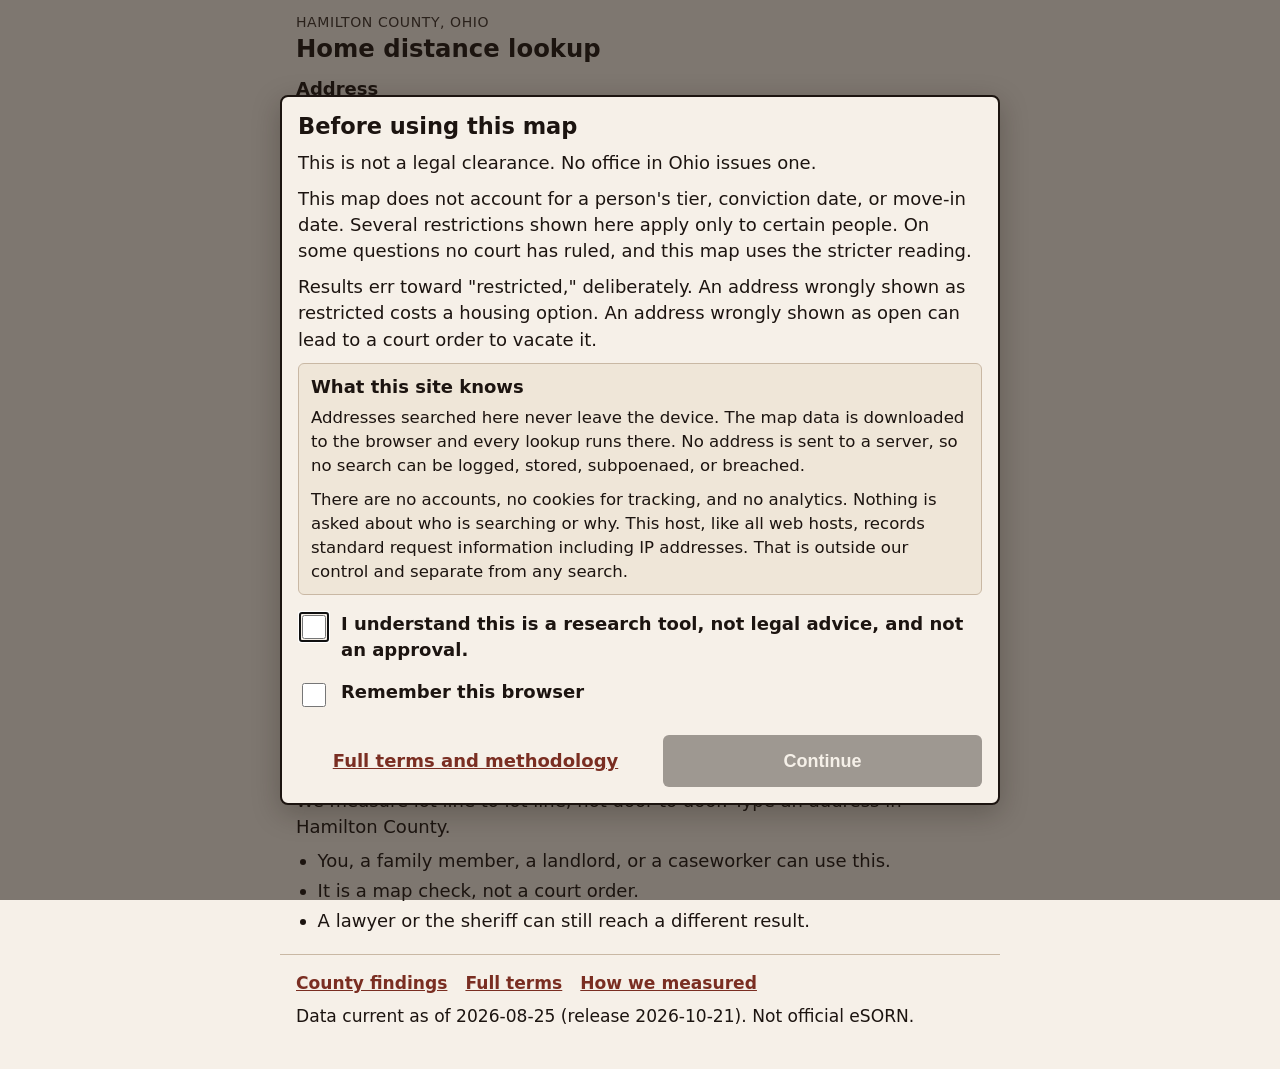
<file: index.html>
<!DOCTYPE html>
<html lang="en">
<head>
  <meta charset="utf-8">
  <meta name="viewport" content="width=device-width, initial-scale=1, viewport-fit=cover">
  <meta name="robots" content="noindex, nofollow">
  <title>Hamilton County home-distance lookup</title>
  <link rel="stylesheet" href="vendor/leaflet/leaflet.css">
  <link rel="stylesheet" href="css/app.css">
  <link rel="stylesheet" href="print.css">
  <style>@page { size: letter; margin: 0.6in; }</style>
</head>
<body>
  <a class="skip" href="#q">Skip to address</a>

  <header class="top">
    <p class="kicker">Hamilton County, Ohio</p>
    <h1>Home distance lookup</h1>
  </header>

  <dialog class="gate" id="gate" aria-labelledby="gate-title" closedby="none">
    <h2 id="gate-title">Before using this map</h2>
    <p>This is not a legal clearance. No office in Ohio issues one.</p>
    <p>This map does not account for a person's tier, conviction date, or move-in date. Several restrictions shown here apply only to certain people. On some questions no court has ruled, and this map uses the stricter reading.</p>
    <p>Results err toward "restricted," deliberately. An address wrongly shown as restricted costs a housing option. An address wrongly shown as open can lead to a court order to vacate it.</p>
    <section class="gate-privacy">
      <h3>What this site knows</h3>
      <p>Addresses searched here never leave the device. The map data is downloaded to the browser and every lookup runs there. No address is sent to a server, so no search can be logged, stored, subpoenaed, or breached.</p>
      <p>There are no accounts, no cookies for tracking, and no analytics. Nothing is asked about who is searching or why. This host, like all web hosts, records standard request information including IP addresses. That is outside our control and separate from any search.</p>
    </section>
    <div class="gate-checks">
      <label class="gate-check" for="gate-ok">
        <input id="gate-ok" type="checkbox">
        <span>I understand this is a research tool, not legal advice, and not an approval.</span>
      </label>
      <label class="gate-check" for="gate-remember">
        <input id="gate-remember" type="checkbox">
        <span>Remember this browser</span>
      </label>
    </div>
    <div class="gate-actions">
      <a href="disclaimer.html">Full terms and methodology</a>
      <button type="button" id="gate-go" disabled>Continue</button>
    </div>
  </dialog>

  <form class="lookup" id="lookup" action="#" method="post">
    <label for="q">Address</label>
    <input id="q" type="text" inputmode="text" autocomplete="off" autocorrect="off" spellcheck="false" placeholder="1900 Hopkins Ave, Norwood">
    <button type="submit">Look up</button>
  </form>
  <p class="stay">Search stays on your phone. We do not get a copy.</p>

  <div id="out" hidden aria-live="polite"></div>

  <aside class="privacy">
    <h2>What this site knows</h2>
    <p>People using this page can be in a vulnerable spot. A list of who searched which address could be demanded in court, stolen, or used to harass someone.</p>
    <p>Addresses searched here never leave the device. The map data is downloaded to the browser and every lookup runs there. No address is ever sent to a server, so no search can be logged, stored, subpoenaed, or breached.</p>
    <p>There are no accounts, no cookies for tracking, and no analytics. Nothing is asked about who is searching or why.</p>
    <p>This site is hosted by a commercial provider that, like all web hosts, records standard request information including IP addresses. That is outside our control and separate from anything about a search.</p>
  </aside>

  <section class="about">
    <h2>What this checks</h2>
    <p>Ohio law bars some people from living within 1,000 feet of a school or licensed child care. A few cities add parks, pools, libraries, or rec centers.</p>
    <p>We measure lot line to lot line, not door to door. Type an address in Hamilton County.</p>
    <ul>
      <li>You, a family member, a landlord, or a caseworker can use this.</li>
      <li>It is a map check, not a court order.</li>
      <li>A lawyer or the sheriff can still reach a different result.</li>
    </ul>
  </section>

  <footer class="foot">
    <p><a href="findings.html">County findings</a> <a href="disclaimer.html">Full terms</a> <a href="METHOD.md">How we measured</a></p>
    <p>Data current as of 2026-08-25 (release 2026-10-21). Not official eSORN.</p>
  </footer>

  <script src="vendor/leaflet/leaflet.js"></script>
  <script src="js/app.js"></script>
</body>
</html>
</file>
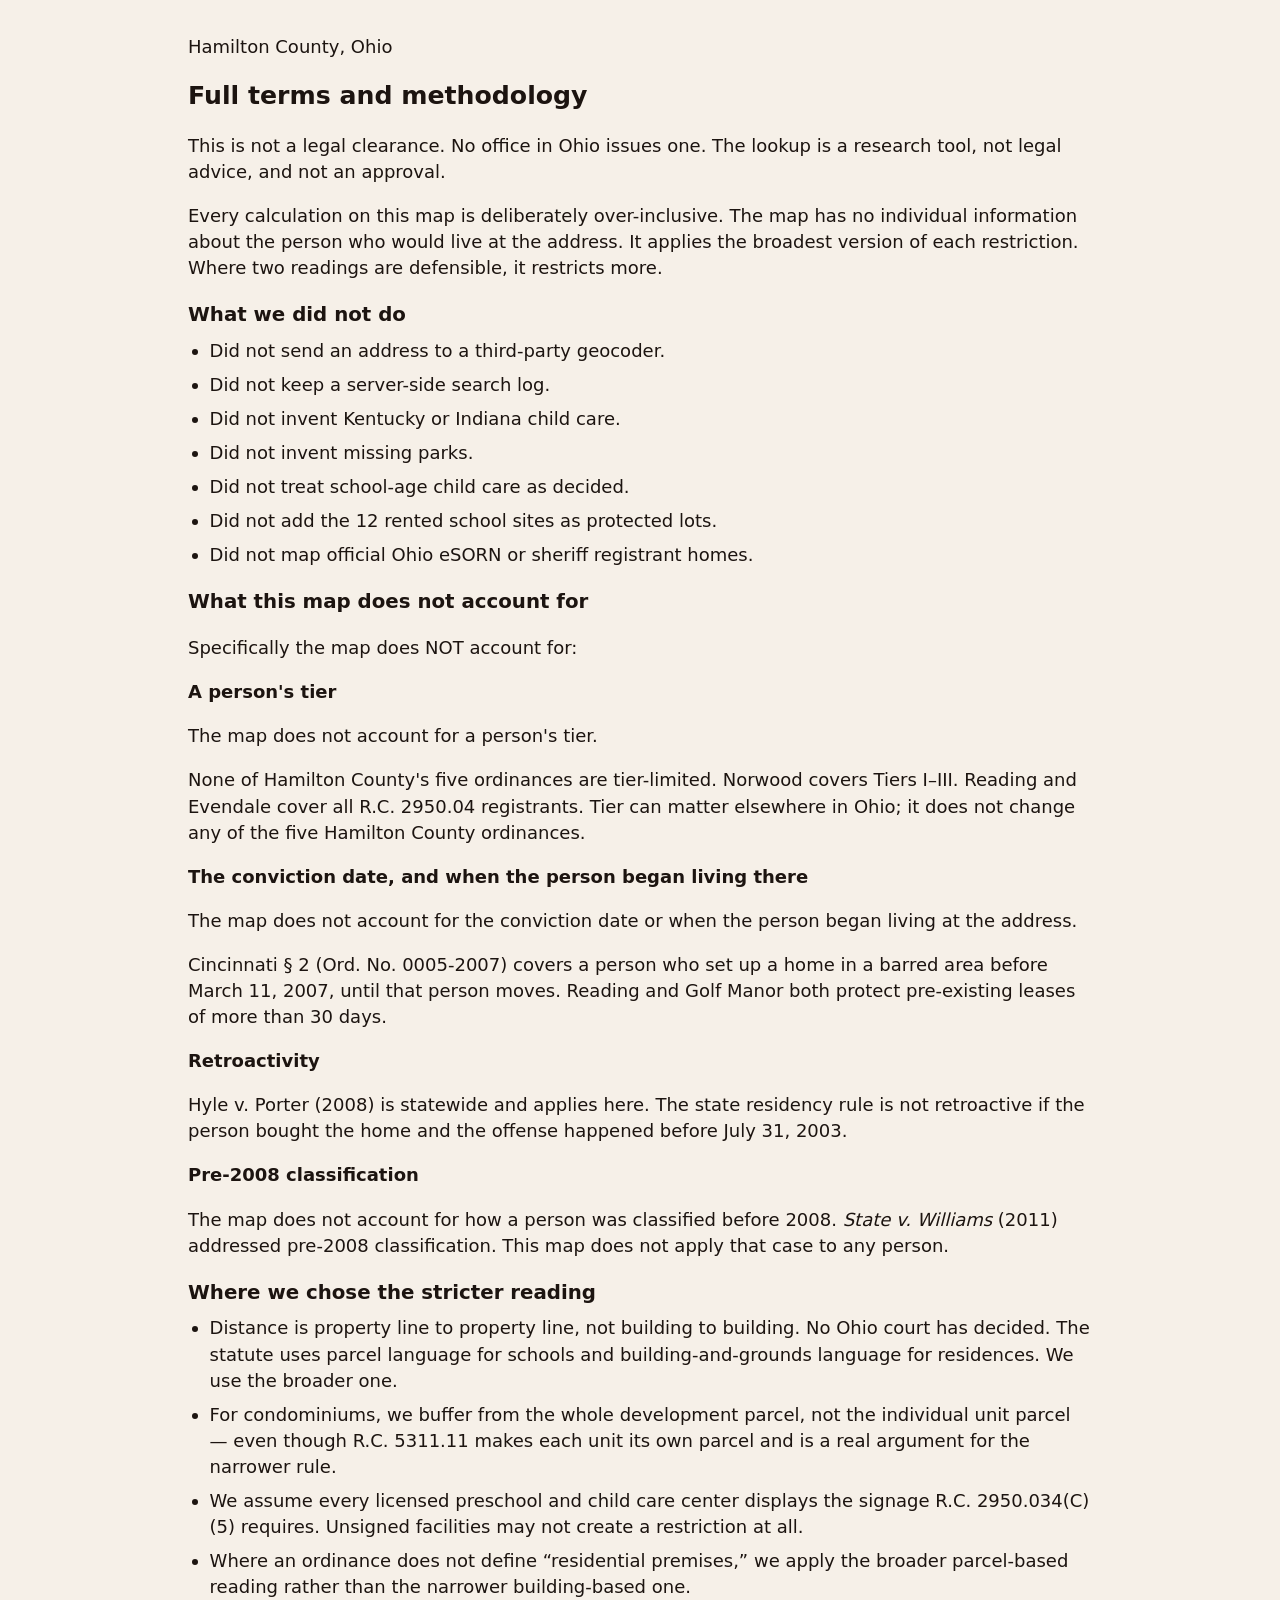
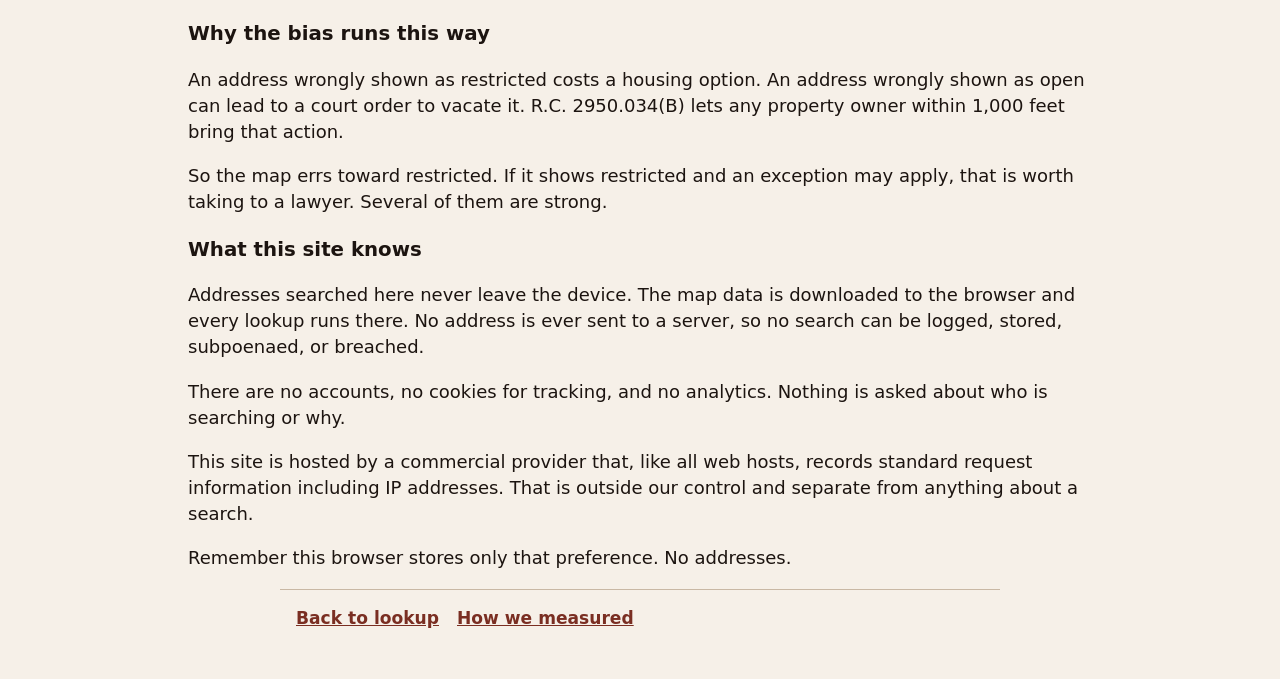
<file: disclaimer.html>
<!DOCTYPE html>
<html lang="en">
<head>
  <meta charset="utf-8">
  <meta name="viewport" content="width=device-width, initial-scale=1, viewport-fit=cover">
  <title>Full terms and methodology — Hamilton County home-distance lookup</title>
  <link rel="stylesheet" href="css/app.css">
  <link rel="stylesheet" href="print.css">
  <style>@page { size: letter; margin: 0.6in; }</style>
</head>
<body>
  <div class="page">
    <p class="kicker">Hamilton County, Ohio</p>
    <h1>Full terms and methodology</h1>
    <p>This is not a legal clearance. No office in Ohio issues one. The lookup is a research tool, not legal advice, and not an approval.</p>
    <p>Every calculation on this map is deliberately over-inclusive. The map has no individual information about the person who would live at the address. It applies the broadest version of each restriction. Where two readings are defensible, it restricts more.</p>

    <h2>What we did not do</h2>
    <ul>
      <li>Did not send an address to a third-party geocoder.</li>
      <li>Did not keep a server-side search log.</li>
      <li>Did not invent Kentucky or Indiana child care.</li>
      <li>Did not invent missing parks.</li>
      <li>Did not treat school-age child care as decided.</li>
      <li>Did not add the 12 rented school sites as protected lots.</li>
      <li>Did not map official Ohio eSORN or sheriff registrant homes.</li>
    </ul>

    <h2>What this map does not account for</h2>
    <p>Specifically the map does NOT account for:</p>

    <h3>A person's tier</h3>
    <p>The map does not account for a person's tier.</p>
    <p>None of Hamilton County's five ordinances are tier-limited. Norwood covers Tiers I–III. Reading and Evendale cover all R.C. 2950.04 registrants. Tier can matter elsewhere in Ohio; it does not change any of the five Hamilton County ordinances.</p>

    <h3>The conviction date, and when the person began living there</h3>
    <p>The map does not account for the conviction date or when the person began living at the address.</p>
    <p>Cincinnati § 2 (Ord. No. 0005-2007) covers a person who set up a home in a barred area before March 11, 2007, until that person moves. Reading and Golf Manor both protect pre-existing leases of more than 30 days.</p>

    <h3>Retroactivity</h3>
    <p>Hyle v. Porter (2008) is statewide and applies here. The state residency rule is not retroactive if the person bought the home and the offense happened before July 31, 2003.</p>

    <h3>Pre-2008 classification</h3>
    <p>The map does not account for how a person was classified before 2008. <em>State v. Williams</em> (2011) addressed pre-2008 classification. This map does not apply that case to any person.</p>

    <h2>Where we chose the stricter reading</h2>
    <ul>
      <li>Distance is property line to property line, not building to building. No Ohio court has decided. The statute uses parcel language for schools and building-and-grounds language for residences. We use the broader one.</li>
      <li>For condominiums, we buffer from the whole development parcel, not the individual unit parcel — even though R.C. 5311.11 makes each unit its own parcel and is a real argument for the narrower rule.</li>
      <li>We assume every licensed preschool and child care center displays the signage R.C. 2950.034(C)(5) requires. Unsigned facilities may not create a restriction at all.</li>
      <li>Where an ordinance does not define “residential premises,” we apply the broader parcel-based reading rather than the narrower building-based one.</li>
    </ul>

    <h2>Why the bias runs this way</h2>
    <p>An address wrongly shown as restricted costs a housing option. An address wrongly shown as open can lead to a court order to vacate it. R.C. 2950.034(B) lets any property owner within 1,000 feet bring that action.</p>
    <p>So the map errs toward restricted. If it shows restricted and an exception may apply, that is worth taking to a lawyer. Several of them are strong.</p>

    <h2>What this site knows</h2>
    <p>Addresses searched here never leave the device. The map data is downloaded to the browser and every lookup runs there. No address is ever sent to a server, so no search can be logged, stored, subpoenaed, or breached.</p>
    <p>There are no accounts, no cookies for tracking, and no analytics. Nothing is asked about who is searching or why.</p>
    <p>This site is hosted by a commercial provider that, like all web hosts, records standard request information including IP addresses. That is outside our control and separate from anything about a search.</p>
    <p>Remember this browser stores only that preference. No addresses.</p>

    <p class="foot"><a href="index.html">Back to lookup</a> <a href="METHOD.md">How we measured</a></p>
  </div>
</body>
</html>
</file>
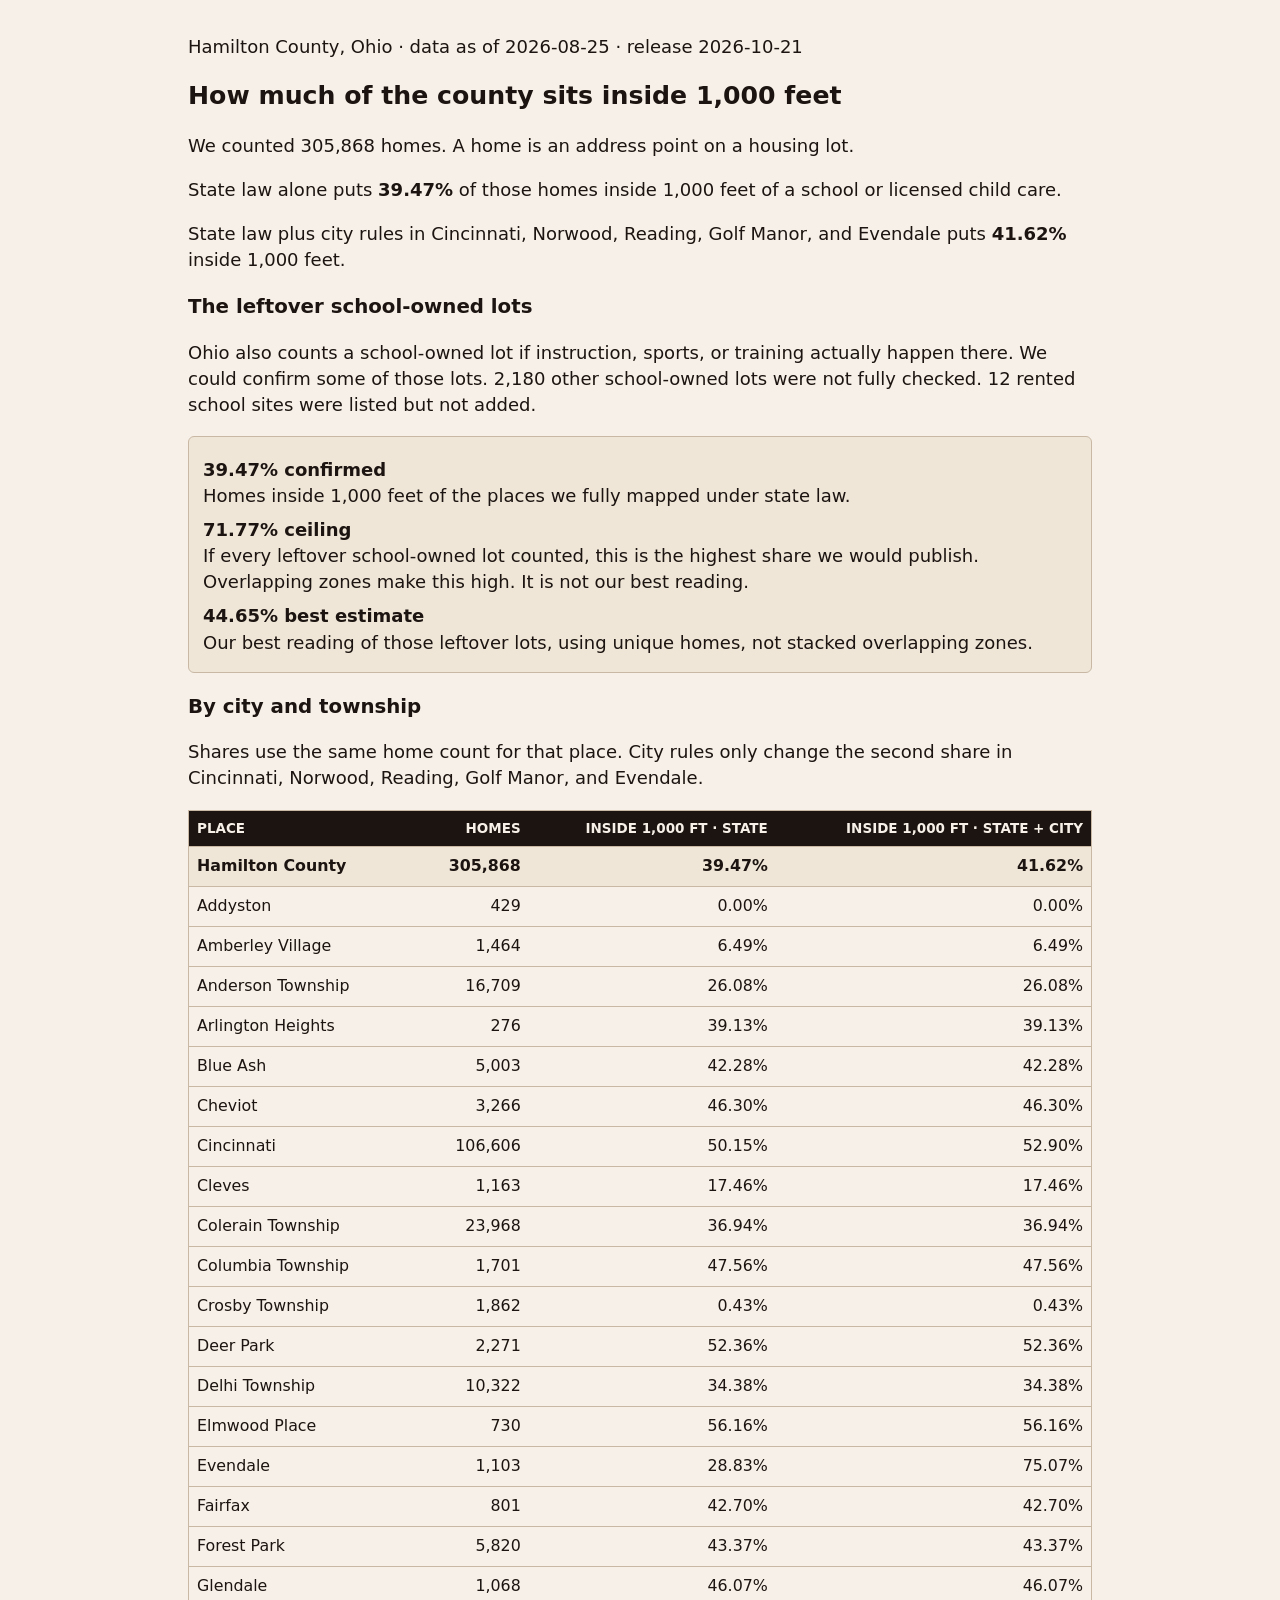
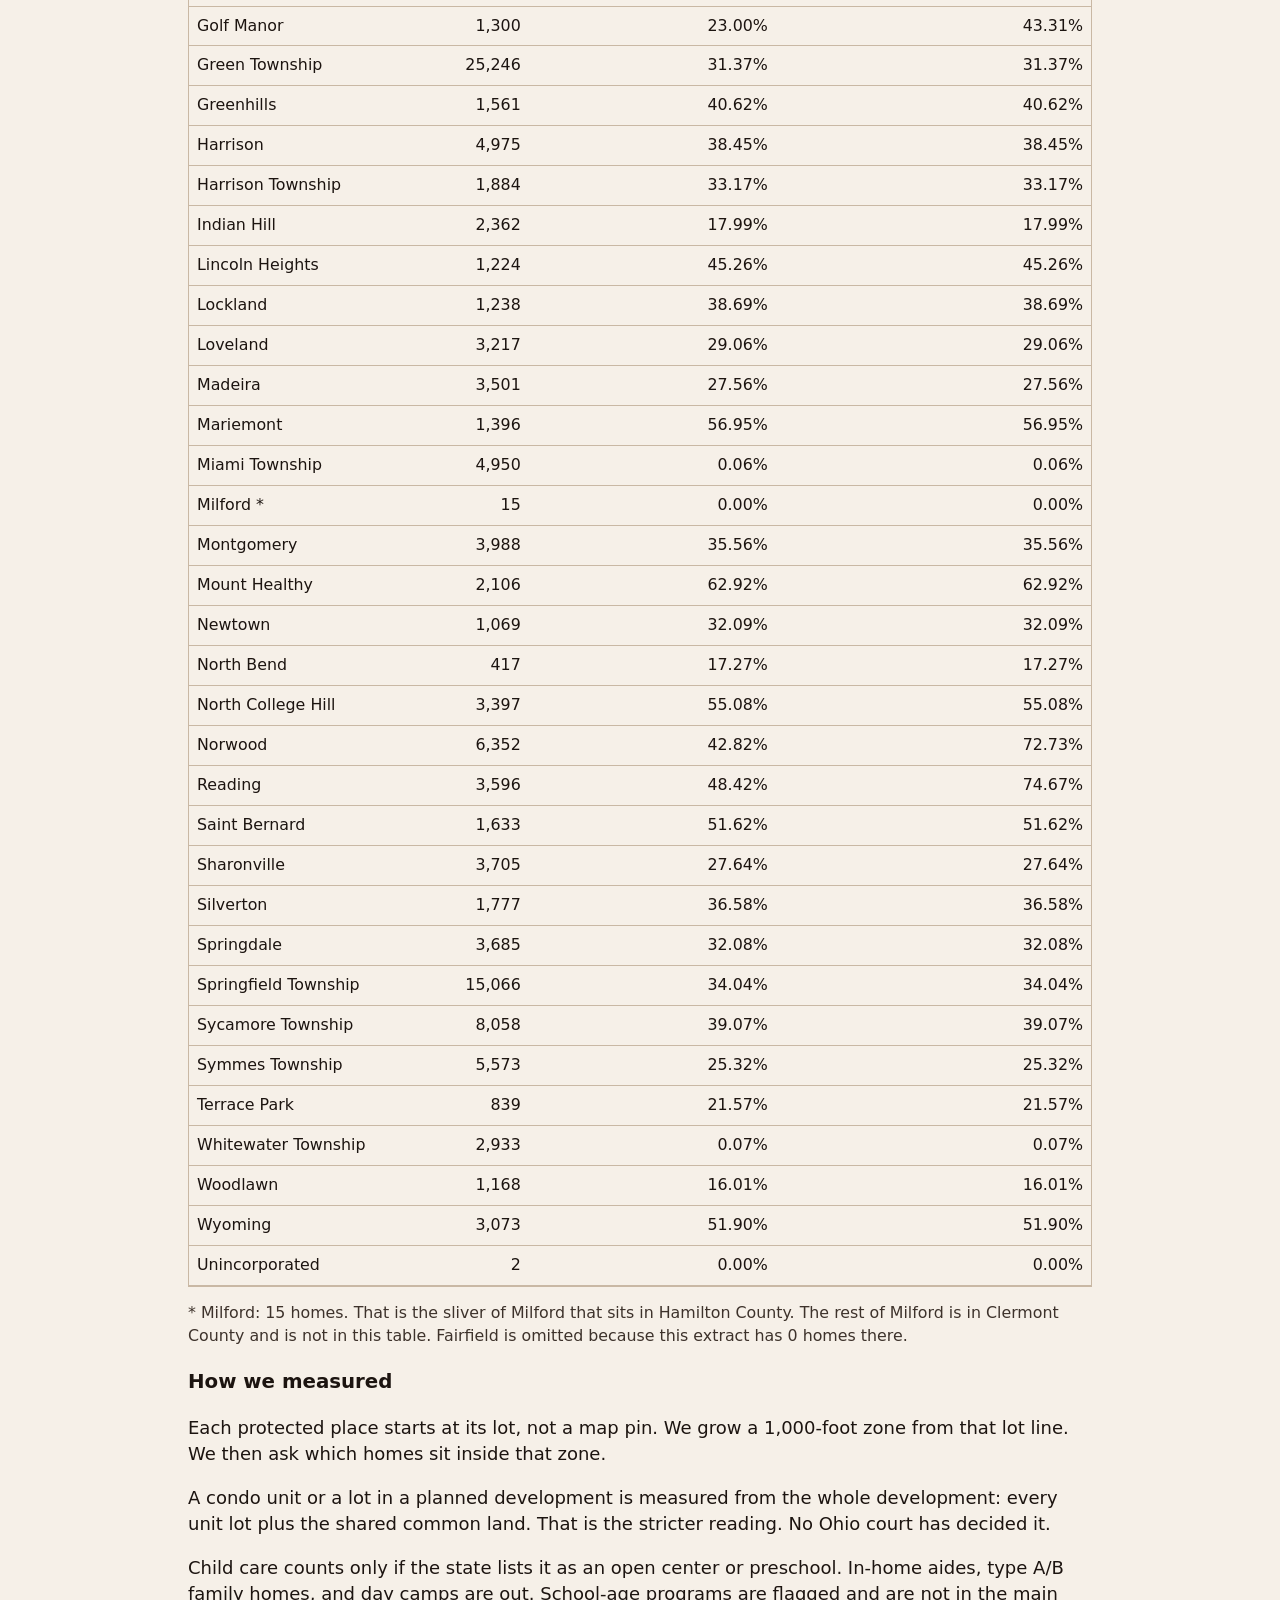
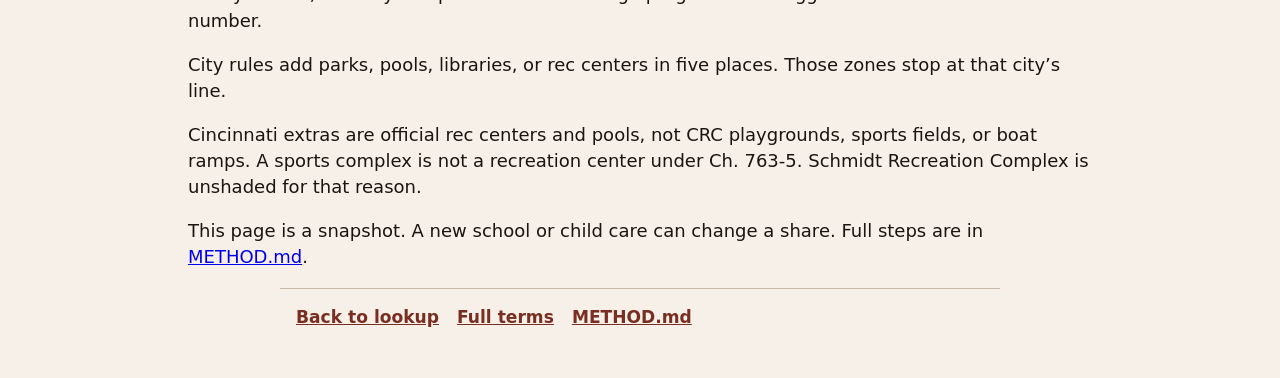
<file: findings.html>
<!DOCTYPE html>
<html lang="en">
<head>
  <meta charset="utf-8">
  <meta name="viewport" content="width=device-width, initial-scale=1, viewport-fit=cover">
  <title>Findings — Hamilton County home-distance map</title>
  <link rel="stylesheet" href="css/app.css">
  <link rel="stylesheet" href="print.css">
  <style>@page { size: letter; margin: 0.6in; }</style>
</head>
<body>
  <div class="page">
    <p class="kicker">Hamilton County, Ohio · data as of 2026-08-25 · release 2026-10-21</p>
    <h1>How much of the county sits inside 1,000 feet</h1>
    <p>We counted 305,868 homes. A home is an address point on a housing lot.</p>
    <p>State law alone puts <strong>39.47%</strong> of those homes inside 1,000 feet of a school or licensed child care.</p>
    <p>State law plus city rules in Cincinnati, Norwood, Reading, Golf Manor, and Evendale puts <strong>41.62%</strong> inside 1,000 feet.</p>

    <h2>The leftover school-owned lots</h2>
    <p>Ohio also counts a school-owned lot if instruction, sports, or training actually happen there. We could confirm some of those lots. 2,180 other school-owned lots were not fully checked. 12 rented school sites were listed but not added.</p>
    <dl class="interval">
      <dt>39.47% confirmed</dt>
      <dd>Homes inside 1,000 feet of the places we fully mapped under state law.</dd>
      <dt>71.77% ceiling</dt>
      <dd>If every leftover school-owned lot counted, this is the highest share we would publish. Overlapping zones make this high. It is not our best reading.</dd>
      <dt>44.65% best estimate</dt>
      <dd>Our best reading of those leftover lots, using unique homes, not stacked overlapping zones.</dd>
    </dl>

    <h2>By city and township</h2>
    <p>Shares use the same home count for that place. City rules only change the second share in Cincinnati, Norwood, Reading, Golf Manor, and Evendale.</p>
    <div class="scroll">
      <table class="muni">
        <thead>
          <tr>
            <th>Place</th>
            <th class="num">Homes</th>
            <th class="num">Inside 1,000 ft · state</th>
            <th class="num">Inside 1,000 ft · state + city</th>
          </tr>
        </thead>
        <tbody>
<tr class="county"><td>Hamilton County</td><td class="num">305,868</td><td class="num">39.47%</td><td class="num">41.62%</td></tr>
<tr class="row"><td>Addyston</td><td class="num">429</td><td class="num">0.00%</td><td class="num">0.00%</td></tr>
<tr class="row"><td>Amberley Village</td><td class="num">1,464</td><td class="num">6.49%</td><td class="num">6.49%</td></tr>
<tr class="row"><td>Anderson Township</td><td class="num">16,709</td><td class="num">26.08%</td><td class="num">26.08%</td></tr>
<tr class="row"><td>Arlington Heights</td><td class="num">276</td><td class="num">39.13%</td><td class="num">39.13%</td></tr>
<tr class="row"><td>Blue Ash</td><td class="num">5,003</td><td class="num">42.28%</td><td class="num">42.28%</td></tr>
<tr class="row"><td>Cheviot</td><td class="num">3,266</td><td class="num">46.30%</td><td class="num">46.30%</td></tr>
<tr class="row"><td>Cincinnati</td><td class="num">106,606</td><td class="num">50.15%</td><td class="num">52.90%</td></tr>
<tr class="row"><td>Cleves</td><td class="num">1,163</td><td class="num">17.46%</td><td class="num">17.46%</td></tr>
<tr class="row"><td>Colerain Township</td><td class="num">23,968</td><td class="num">36.94%</td><td class="num">36.94%</td></tr>
<tr class="row"><td>Columbia Township</td><td class="num">1,701</td><td class="num">47.56%</td><td class="num">47.56%</td></tr>
<tr class="row"><td>Crosby Township</td><td class="num">1,862</td><td class="num">0.43%</td><td class="num">0.43%</td></tr>
<tr class="row"><td>Deer Park</td><td class="num">2,271</td><td class="num">52.36%</td><td class="num">52.36%</td></tr>
<tr class="row"><td>Delhi Township</td><td class="num">10,322</td><td class="num">34.38%</td><td class="num">34.38%</td></tr>
<tr class="row"><td>Elmwood Place</td><td class="num">730</td><td class="num">56.16%</td><td class="num">56.16%</td></tr>
<tr class="row"><td>Evendale</td><td class="num">1,103</td><td class="num">28.83%</td><td class="num">75.07%</td></tr>
<tr class="row"><td>Fairfax</td><td class="num">801</td><td class="num">42.70%</td><td class="num">42.70%</td></tr>
<tr class="row"><td>Forest Park</td><td class="num">5,820</td><td class="num">43.37%</td><td class="num">43.37%</td></tr>
<tr class="row"><td>Glendale</td><td class="num">1,068</td><td class="num">46.07%</td><td class="num">46.07%</td></tr>
<tr class="row"><td>Golf Manor</td><td class="num">1,300</td><td class="num">23.00%</td><td class="num">43.31%</td></tr>
<tr class="row"><td>Green Township</td><td class="num">25,246</td><td class="num">31.37%</td><td class="num">31.37%</td></tr>
<tr class="row"><td>Greenhills</td><td class="num">1,561</td><td class="num">40.62%</td><td class="num">40.62%</td></tr>
<tr class="row"><td>Harrison</td><td class="num">4,975</td><td class="num">38.45%</td><td class="num">38.45%</td></tr>
<tr class="row"><td>Harrison Township</td><td class="num">1,884</td><td class="num">33.17%</td><td class="num">33.17%</td></tr>
<tr class="row"><td>Indian Hill</td><td class="num">2,362</td><td class="num">17.99%</td><td class="num">17.99%</td></tr>
<tr class="row"><td>Lincoln Heights</td><td class="num">1,224</td><td class="num">45.26%</td><td class="num">45.26%</td></tr>
<tr class="row"><td>Lockland</td><td class="num">1,238</td><td class="num">38.69%</td><td class="num">38.69%</td></tr>
<tr class="row"><td>Loveland</td><td class="num">3,217</td><td class="num">29.06%</td><td class="num">29.06%</td></tr>
<tr class="row"><td>Madeira</td><td class="num">3,501</td><td class="num">27.56%</td><td class="num">27.56%</td></tr>
<tr class="row"><td>Mariemont</td><td class="num">1,396</td><td class="num">56.95%</td><td class="num">56.95%</td></tr>
<tr class="row"><td>Miami Township</td><td class="num">4,950</td><td class="num">0.06%</td><td class="num">0.06%</td></tr>
<tr class="row"><td>Milford *</td><td class="num">15</td><td class="num">0.00%</td><td class="num">0.00%</td></tr>
<tr class="row"><td>Montgomery</td><td class="num">3,988</td><td class="num">35.56%</td><td class="num">35.56%</td></tr>
<tr class="row"><td>Mount Healthy</td><td class="num">2,106</td><td class="num">62.92%</td><td class="num">62.92%</td></tr>
<tr class="row"><td>Newtown</td><td class="num">1,069</td><td class="num">32.09%</td><td class="num">32.09%</td></tr>
<tr class="row"><td>North Bend</td><td class="num">417</td><td class="num">17.27%</td><td class="num">17.27%</td></tr>
<tr class="row"><td>North College Hill</td><td class="num">3,397</td><td class="num">55.08%</td><td class="num">55.08%</td></tr>
<tr class="row"><td>Norwood</td><td class="num">6,352</td><td class="num">42.82%</td><td class="num">72.73%</td></tr>
<tr class="row"><td>Reading</td><td class="num">3,596</td><td class="num">48.42%</td><td class="num">74.67%</td></tr>
<tr class="row"><td>Saint Bernard</td><td class="num">1,633</td><td class="num">51.62%</td><td class="num">51.62%</td></tr>
<tr class="row"><td>Sharonville</td><td class="num">3,705</td><td class="num">27.64%</td><td class="num">27.64%</td></tr>
<tr class="row"><td>Silverton</td><td class="num">1,777</td><td class="num">36.58%</td><td class="num">36.58%</td></tr>
<tr class="row"><td>Springdale</td><td class="num">3,685</td><td class="num">32.08%</td><td class="num">32.08%</td></tr>
<tr class="row"><td>Springfield Township</td><td class="num">15,066</td><td class="num">34.04%</td><td class="num">34.04%</td></tr>
<tr class="row"><td>Sycamore Township</td><td class="num">8,058</td><td class="num">39.07%</td><td class="num">39.07%</td></tr>
<tr class="row"><td>Symmes Township</td><td class="num">5,573</td><td class="num">25.32%</td><td class="num">25.32%</td></tr>
<tr class="row"><td>Terrace Park</td><td class="num">839</td><td class="num">21.57%</td><td class="num">21.57%</td></tr>
<tr class="row"><td>Whitewater Township</td><td class="num">2,933</td><td class="num">0.07%</td><td class="num">0.07%</td></tr>
<tr class="row"><td>Woodlawn</td><td class="num">1,168</td><td class="num">16.01%</td><td class="num">16.01%</td></tr>
<tr class="row"><td>Wyoming</td><td class="num">3,073</td><td class="num">51.90%</td><td class="num">51.90%</td></tr>
<tr class="row"><td>Unincorporated</td><td class="num">2</td><td class="num">0.00%</td><td class="num">0.00%</td></tr>
        </tbody>
      </table>
    </div>
    <p class="fn">* Milford: 15 homes. That is the sliver of Milford that sits in Hamilton County. The rest of Milford is in Clermont County and is not in this table. Fairfield is omitted because this extract has 0 homes there.</p>

    <h2>How we measured</h2>
    <p>Each protected place starts at its lot, not a map pin. We grow a 1,000-foot zone from that lot line. We then ask which homes sit inside that zone.</p>
    <p>A condo unit or a lot in a planned development is measured from the whole development: every unit lot plus the shared common land. That is the stricter reading. No Ohio court has decided it.</p>
    <p>Child care counts only if the state lists it as an open center or preschool. In-home aides, type A/B family homes, and day camps are out. School-age programs are flagged and are not in the main number.</p>
    <p>City rules add parks, pools, libraries, or rec centers in five places. Those zones stop at that city’s line.</p>
    <p>Cincinnati extras are official rec centers and pools, not CRC playgrounds, sports fields, or boat ramps. A sports complex is not a recreation center under Ch. 763-5. Schmidt Recreation Complex is unshaded for that reason.</p>
    <p>This page is a snapshot. A new school or child care can change a share. Full steps are in <a href="METHOD.md">METHOD.md</a>.</p>

    <p class="foot"><a href="index.html">Back to lookup</a> <a href="disclaimer.html">Full terms</a> <a href="METHOD.md">METHOD.md</a></p>
  </div>
</body>
</html>
</file>
<file: vendor/leaflet/leaflet.css>
/* required styles */

.leaflet-pane,
.leaflet-tile,
.leaflet-marker-icon,
.leaflet-marker-shadow,
.leaflet-tile-container,
.leaflet-pane > svg,
.leaflet-pane > canvas,
.leaflet-zoom-box,
.leaflet-image-layer,
.leaflet-layer {
	position: absolute;
	left: 0;
	top: 0;
	}
.leaflet-container {
	overflow: hidden;
	}
.leaflet-tile,
.leaflet-marker-icon,
.leaflet-marker-shadow {
	-webkit-user-select: none;
	   -moz-user-select: none;
	        user-select: none;
	  -webkit-user-drag: none;
	}
/* Prevents IE11 from highlighting tiles in blue */
.leaflet-tile::selection {
	background: transparent;
}
/* Safari renders non-retina tile on retina better with this, but Chrome is worse */
.leaflet-safari .leaflet-tile {
	image-rendering: -webkit-optimize-contrast;
	}
/* hack that prevents hw layers "stretching" when loading new tiles */
.leaflet-safari .leaflet-tile-container {
	width: 1600px;
	height: 1600px;
	-webkit-transform-origin: 0 0;
	}
.leaflet-marker-icon,
.leaflet-marker-shadow {
	display: block;
	}
/* .leaflet-container svg: reset svg max-width decleration shipped in Joomla! (joomla.org) 3.x */
/* .leaflet-container img: map is broken in FF if you have max-width: 100% on tiles */
.leaflet-container .leaflet-overlay-pane svg {
	max-width: none !important;
	max-height: none !important;
	}
.leaflet-container .leaflet-marker-pane img,
.leaflet-container .leaflet-shadow-pane img,
.leaflet-container .leaflet-tile-pane img,
.leaflet-container img.leaflet-image-layer,
.leaflet-container .leaflet-tile {
	max-width: none !important;
	max-height: none !important;
	width: auto;
	padding: 0;
	}

.leaflet-container img.leaflet-tile {
	/* See: https://bugs.chromium.org/p/chromium/issues/detail?id=600120 */
	mix-blend-mode: plus-lighter;
}

.leaflet-container.leaflet-touch-zoom {
	-ms-touch-action: pan-x pan-y;
	touch-action: pan-x pan-y;
	}
.leaflet-container.leaflet-touch-drag {
	-ms-touch-action: pinch-zoom;
	/* Fallback for FF which doesn't support pinch-zoom */
	touch-action: none;
	touch-action: pinch-zoom;
}
.leaflet-container.leaflet-touch-drag.leaflet-touch-zoom {
	-ms-touch-action: none;
	touch-action: none;
}
.leaflet-container {
	-webkit-tap-highlight-color: transparent;
}
.leaflet-container a {
	-webkit-tap-highlight-color: rgba(51, 181, 229, 0.4);
}
.leaflet-tile {
	filter: inherit;
	visibility: hidden;
	}
.leaflet-tile-loaded {
	visibility: inherit;
	}
.leaflet-zoom-box {
	width: 0;
	height: 0;
	-moz-box-sizing: border-box;
	     box-sizing: border-box;
	z-index: 800;
	}
/* workaround for https://bugzilla.mozilla.org/show_bug.cgi?id=888319 */
.leaflet-overlay-pane svg {
	-moz-user-select: none;
	}

.leaflet-pane         { z-index: 400; }

.leaflet-tile-pane    { z-index: 200; }
.leaflet-overlay-pane { z-index: 400; }
.leaflet-shadow-pane  { z-index: 500; }
.leaflet-marker-pane  { z-index: 600; }
.leaflet-tooltip-pane   { z-index: 650; }
.leaflet-popup-pane   { z-index: 700; }

.leaflet-map-pane canvas { z-index: 100; }
.leaflet-map-pane svg    { z-index: 200; }

.leaflet-vml-shape {
	width: 1px;
	height: 1px;
	}
.lvml {
	behavior: url(#default#VML);
	display: inline-block;
	position: absolute;
	}


/* control positioning */

.leaflet-control {
	position: relative;
	z-index: 800;
	pointer-events: visiblePainted; /* IE 9-10 doesn't have auto */
	pointer-events: auto;
	}
.leaflet-top,
.leaflet-bottom {
	position: absolute;
	z-index: 1000;
	pointer-events: none;
	}
.leaflet-top {
	top: 0;
	}
.leaflet-right {
	right: 0;
	}
.leaflet-bottom {
	bottom: 0;
	}
.leaflet-left {
	left: 0;
	}
.leaflet-control {
	float: left;
	clear: both;
	}
.leaflet-right .leaflet-control {
	float: right;
	}
.leaflet-top .leaflet-control {
	margin-top: 10px;
	}
.leaflet-bottom .leaflet-control {
	margin-bottom: 10px;
	}
.leaflet-left .leaflet-control {
	margin-left: 10px;
	}
.leaflet-right .leaflet-control {
	margin-right: 10px;
	}


/* zoom and fade animations */

.leaflet-fade-anim .leaflet-popup {
	opacity: 0;
	-webkit-transition: opacity 0.2s linear;
	   -moz-transition: opacity 0.2s linear;
	        transition: opacity 0.2s linear;
	}
.leaflet-fade-anim .leaflet-map-pane .leaflet-popup {
	opacity: 1;
	}
.leaflet-zoom-animated {
	-webkit-transform-origin: 0 0;
	    -ms-transform-origin: 0 0;
	        transform-origin: 0 0;
	}
svg.leaflet-zoom-animated {
	will-change: transform;
}

.leaflet-zoom-anim .leaflet-zoom-animated {
	-webkit-transition: -webkit-transform 0.25s cubic-bezier(0,0,0.25,1);
	   -moz-transition:    -moz-transform 0.25s cubic-bezier(0,0,0.25,1);
	        transition:         transform 0.25s cubic-bezier(0,0,0.25,1);
	}
.leaflet-zoom-anim .leaflet-tile,
.leaflet-pan-anim .leaflet-tile {
	-webkit-transition: none;
	   -moz-transition: none;
	        transition: none;
	}

.leaflet-zoom-anim .leaflet-zoom-hide {
	visibility: hidden;
	}


/* cursors */

.leaflet-interactive {
	cursor: pointer;
	}
.leaflet-grab {
	cursor: -webkit-grab;
	cursor:    -moz-grab;
	cursor:         grab;
	}
.leaflet-crosshair,
.leaflet-crosshair .leaflet-interactive {
	cursor: crosshair;
	}
.leaflet-popup-pane,
.leaflet-control {
	cursor: auto;
	}
.leaflet-dragging .leaflet-grab,
.leaflet-dragging .leaflet-grab .leaflet-interactive,
.leaflet-dragging .leaflet-marker-draggable {
	cursor: move;
	cursor: -webkit-grabbing;
	cursor:    -moz-grabbing;
	cursor:         grabbing;
	}

/* marker & overlays interactivity */
.leaflet-marker-icon,
.leaflet-marker-shadow,
.leaflet-image-layer,
.leaflet-pane > svg path,
.leaflet-tile-container {
	pointer-events: none;
	}

.leaflet-marker-icon.leaflet-interactive,
.leaflet-image-layer.leaflet-interactive,
.leaflet-pane > svg path.leaflet-interactive,
svg.leaflet-image-layer.leaflet-interactive path {
	pointer-events: visiblePainted; /* IE 9-10 doesn't have auto */
	pointer-events: auto;
	}

/* visual tweaks */

.leaflet-container {
	background: #ddd;
	outline-offset: 1px;
	}
.leaflet-container a {
	color: #0078A8;
	}
.leaflet-zoom-box {
	border: 2px dotted #38f;
	background: rgba(255,255,255,0.5);
	}


/* general typography */
.leaflet-container {
	font-family: "Helvetica Neue", Arial, Helvetica, sans-serif;
	font-size: 12px;
	font-size: 0.75rem;
	line-height: 1.5;
	}


/* general toolbar styles */

.leaflet-bar {
	box-shadow: 0 1px 5px rgba(0,0,0,0.65);
	border-radius: 4px;
	}
.leaflet-bar a {
	background-color: #fff;
	border-bottom: 1px solid #ccc;
	width: 26px;
	height: 26px;
	line-height: 26px;
	display: block;
	text-align: center;
	text-decoration: none;
	color: black;
	}
.leaflet-bar a,
.leaflet-control-layers-toggle {
	background-position: 50% 50%;
	background-repeat: no-repeat;
	display: block;
	}
.leaflet-bar a:hover,
.leaflet-bar a:focus {
	background-color: #f4f4f4;
	}
.leaflet-bar a:first-child {
	border-top-left-radius: 4px;
	border-top-right-radius: 4px;
	}
.leaflet-bar a:last-child {
	border-bottom-left-radius: 4px;
	border-bottom-right-radius: 4px;
	border-bottom: none;
	}
.leaflet-bar a.leaflet-disabled {
	cursor: default;
	background-color: #f4f4f4;
	color: #bbb;
	}

.leaflet-touch .leaflet-bar a {
	width: 30px;
	height: 30px;
	line-height: 30px;
	}
.leaflet-touch .leaflet-bar a:first-child {
	border-top-left-radius: 2px;
	border-top-right-radius: 2px;
	}
.leaflet-touch .leaflet-bar a:last-child {
	border-bottom-left-radius: 2px;
	border-bottom-right-radius: 2px;
	}

/* zoom control */

.leaflet-control-zoom-in,
.leaflet-control-zoom-out {
	font: bold 18px 'Lucida Console', Monaco, monospace;
	text-indent: 1px;
	}

.leaflet-touch .leaflet-control-zoom-in, .leaflet-touch .leaflet-control-zoom-out  {
	font-size: 22px;
	}


/* layers control */

.leaflet-control-layers {
	box-shadow: 0 1px 5px rgba(0,0,0,0.4);
	background: #fff;
	border-radius: 5px;
	}
.leaflet-control-layers-toggle {
	background-image: url(images/layers.png);
	width: 36px;
	height: 36px;
	}
.leaflet-retina .leaflet-control-layers-toggle {
	background-image: url(images/layers-2x.png);
	background-size: 26px 26px;
	}
.leaflet-touch .leaflet-control-layers-toggle {
	width: 44px;
	height: 44px;
	}
.leaflet-control-layers .leaflet-control-layers-list,
.leaflet-control-layers-expanded .leaflet-control-layers-toggle {
	display: none;
	}
.leaflet-control-layers-expanded .leaflet-control-layers-list {
	display: block;
	position: relative;
	}
.leaflet-control-layers-expanded {
	padding: 6px 10px 6px 6px;
	color: #333;
	background: #fff;
	}
.leaflet-control-layers-scrollbar {
	overflow-y: scroll;
	overflow-x: hidden;
	padding-right: 5px;
	}
.leaflet-control-layers-selector {
	margin-top: 2px;
	position: relative;
	top: 1px;
	}
.leaflet-control-layers label {
	display: block;
	font-size: 13px;
	font-size: 1.08333em;
	}
.leaflet-control-layers-separator {
	height: 0;
	border-top: 1px solid #ddd;
	margin: 5px -10px 5px -6px;
	}

/* Default icon URLs */
.leaflet-default-icon-path { /* used only in path-guessing heuristic, see L.Icon.Default */
	background-image: url(images/marker-icon.png);
	}


/* attribution and scale controls */

.leaflet-container .leaflet-control-attribution {
	background: #fff;
	background: rgba(255, 255, 255, 0.8);
	margin: 0;
	}
.leaflet-control-attribution,
.leaflet-control-scale-line {
	padding: 0 5px;
	color: #333;
	line-height: 1.4;
	}
.leaflet-control-attribution a {
	text-decoration: none;
	}
.leaflet-control-attribution a:hover,
.leaflet-control-attribution a:focus {
	text-decoration: underline;
	}
.leaflet-attribution-flag {
	display: inline !important;
	vertical-align: baseline !important;
	width: 1em;
	height: 0.6669em;
	}
.leaflet-left .leaflet-control-scale {
	margin-left: 5px;
	}
.leaflet-bottom .leaflet-control-scale {
	margin-bottom: 5px;
	}
.leaflet-control-scale-line {
	border: 2px solid #777;
	border-top: none;
	line-height: 1.1;
	padding: 2px 5px 1px;
	white-space: nowrap;
	-moz-box-sizing: border-box;
	     box-sizing: border-box;
	background: rgba(255, 255, 255, 0.8);
	text-shadow: 1px 1px #fff;
	}
.leaflet-control-scale-line:not(:first-child) {
	border-top: 2px solid #777;
	border-bottom: none;
	margin-top: -2px;
	}
.leaflet-control-scale-line:not(:first-child):not(:last-child) {
	border-bottom: 2px solid #777;
	}

.leaflet-touch .leaflet-control-attribution,
.leaflet-touch .leaflet-control-layers,
.leaflet-touch .leaflet-bar {
	box-shadow: none;
	}
.leaflet-touch .leaflet-control-layers,
.leaflet-touch .leaflet-bar {
	border: 2px solid rgba(0,0,0,0.2);
	background-clip: padding-box;
	}


/* popup */

.leaflet-popup {
	position: absolute;
	text-align: center;
	margin-bottom: 20px;
	}
.leaflet-popup-content-wrapper {
	padding: 1px;
	text-align: left;
	border-radius: 12px;
	}
.leaflet-popup-content {
	margin: 13px 24px 13px 20px;
	line-height: 1.3;
	font-size: 13px;
	font-size: 1.08333em;
	min-height: 1px;
	}
.leaflet-popup-content p {
	margin: 17px 0;
	margin: 1.3em 0;
	}
.leaflet-popup-tip-container {
	width: 40px;
	height: 20px;
	position: absolute;
	left: 50%;
	margin-top: -1px;
	margin-left: -20px;
	overflow: hidden;
	pointer-events: none;
	}
.leaflet-popup-tip {
	width: 17px;
	height: 17px;
	padding: 1px;

	margin: -10px auto 0;
	pointer-events: auto;

	-webkit-transform: rotate(45deg);
	   -moz-transform: rotate(45deg);
	    -ms-transform: rotate(45deg);
	        transform: rotate(45deg);
	}
.leaflet-popup-content-wrapper,
.leaflet-popup-tip {
	background: white;
	color: #333;
	box-shadow: 0 3px 14px rgba(0,0,0,0.4);
	}
.leaflet-container a.leaflet-popup-close-button {
	position: absolute;
	top: 0;
	right: 0;
	border: none;
	text-align: center;
	width: 24px;
	height: 24px;
	font: 16px/24px Tahoma, Verdana, sans-serif;
	color: #757575;
	text-decoration: none;
	background: transparent;
	}
.leaflet-container a.leaflet-popup-close-button:hover,
.leaflet-container a.leaflet-popup-close-button:focus {
	color: #585858;
	}
.leaflet-popup-scrolled {
	overflow: auto;
	}

.leaflet-oldie .leaflet-popup-content-wrapper {
	-ms-zoom: 1;
	}
.leaflet-oldie .leaflet-popup-tip {
	width: 24px;
	margin: 0 auto;

	-ms-filter: "progid:DXImageTransform.Microsoft.Matrix(M11=0.70710678, M12=0.70710678, M21=-0.70710678, M22=0.70710678)";
	filter: progid:DXImageTransform.Microsoft.Matrix(M11=0.70710678, M12=0.70710678, M21=-0.70710678, M22=0.70710678);
	}

.leaflet-oldie .leaflet-control-zoom,
.leaflet-oldie .leaflet-control-layers,
.leaflet-oldie .leaflet-popup-content-wrapper,
.leaflet-oldie .leaflet-popup-tip {
	border: 1px solid #999;
	}


/* div icon */

.leaflet-div-icon {
	background: #fff;
	border: 1px solid #666;
	}


/* Tooltip */
/* Base styles for the element that has a tooltip */
.leaflet-tooltip {
	position: absolute;
	padding: 6px;
	background-color: #fff;
	border: 1px solid #fff;
	border-radius: 3px;
	color: #222;
	white-space: nowrap;
	-webkit-user-select: none;
	-moz-user-select: none;
	-ms-user-select: none;
	user-select: none;
	pointer-events: none;
	box-shadow: 0 1px 3px rgba(0,0,0,0.4);
	}
.leaflet-tooltip.leaflet-interactive {
	cursor: pointer;
	pointer-events: auto;
	}
.leaflet-tooltip-top:before,
.leaflet-tooltip-bottom:before,
.leaflet-tooltip-left:before,
.leaflet-tooltip-right:before {
	position: absolute;
	pointer-events: none;
	border: 6px solid transparent;
	background: transparent;
	content: "";
	}

/* Directions */

.leaflet-tooltip-bottom {
	margin-top: 6px;
}
.leaflet-tooltip-top {
	margin-top: -6px;
}
.leaflet-tooltip-bottom:before,
.leaflet-tooltip-top:before {
	left: 50%;
	margin-left: -6px;
	}
.leaflet-tooltip-top:before {
	bottom: 0;
	margin-bottom: -12px;
	border-top-color: #fff;
	}
.leaflet-tooltip-bottom:before {
	top: 0;
	margin-top: -12px;
	margin-left: -6px;
	border-bottom-color: #fff;
	}
.leaflet-tooltip-left {
	margin-left: -6px;
}
.leaflet-tooltip-right {
	margin-left: 6px;
}
.leaflet-tooltip-left:before,
.leaflet-tooltip-right:before {
	top: 50%;
	margin-top: -6px;
	}
.leaflet-tooltip-left:before {
	right: 0;
	margin-right: -12px;
	border-left-color: #fff;
	}
.leaflet-tooltip-right:before {
	left: 0;
	margin-left: -12px;
	border-right-color: #fff;
	}

/* Printing */

@media print {
	/* Prevent printers from removing background-images of controls. */
	.leaflet-control {
		-webkit-print-color-adjust: exact;
		print-color-adjust: exact;
		}
	}
</file>
<file: css/app.css>
/* Hamilton County home-distance lookup — screen styles */
:root {
  --ink: #1c1410;
  --ink-soft: #3d322b;
  --paper: #f6f0e8;
  --paper-2: #efe6d8;
  --line: #c9b8a4;
  --rust: #7a2e22;
  --rust-deep: #4a1c16;
  --rust-wash: #f3e0d6;
  --amber: #8a5a12;
  --amber-wash: #f6ead0;
  --btn: #1c1410;
  --btn-text: #f6f0e8;
  --focus: #7a2e22;
  --map-h: 240px;
}

* { box-sizing: border-box; }
html, body { margin: 0; padding: 0; }
html {
  font-size: 18px;
  -webkit-text-size-adjust: 100%;
  text-size-adjust: 100%;
}
body {
  font-family: system-ui, "Segoe UI", Roboto, Helvetica, Arial, sans-serif;
  background: var(--paper);
  color: var(--ink);
  line-height: 1.45;
  min-height: 100vh;
  padding-top: env(safe-area-inset-top, 0px);
  padding-right: env(safe-area-inset-right, 0px);
  padding-bottom: env(safe-area-inset-bottom, 0px);
  padding-left: env(safe-area-inset-left, 0px);
}

.skip {
  position: absolute;
  left: -999px;
  top: 0;
}
.skip:focus {
  left: 8px;
  top: 8px;
  background: var(--ink);
  color: var(--paper);
  padding: 8px 12px;
  z-index: 10;
}

.top {
  padding: 12px 16px 0;
  max-width: 40rem;
  margin: 0 auto;
}
.top p.kicker {
  margin: 0 0 2px;
  font-size: 0.78rem;
  letter-spacing: 0.04em;
  text-transform: uppercase;
  color: var(--ink-soft);
}
.top h1 {
  margin: 0 0 12px;
  font-size: 1.35rem;
  line-height: 1.2;
  font-weight: 700;
}

form.lookup {
  max-width: 40rem;
  margin: 0 auto;
  padding: 0 16px 8px;
}
form.lookup label {
  display: block;
  font-weight: 650;
  margin-bottom: 6px;
}
form.lookup input[type="text"] {
  width: 100%;
  min-height: 52px;
  font-size: 16px;
  padding: 12px 14px;
  border: 2px solid var(--ink);
  background: #fff;
  color: var(--ink);
  border-radius: 6px;
}
form.lookup button {
  width: 100%;
  min-height: 52px;
  margin-top: 10px;
  font-size: 1.05rem;
  font-weight: 700;
  border: 0;
  border-radius: 6px;
  background: var(--btn);
  color: var(--btn-text);
  cursor: pointer;
}
form.lookup button:focus,
form.lookup input:focus,
button:focus,
a:focus {
  outline: 3px solid var(--focus);
  outline-offset: 2px;
}
form.lookup button:active { transform: translateY(1px); }

.stay {
  max-width: 40rem;
  margin: 0 auto;
  padding: 4px 16px 0;
  font-size: 0.92rem;
  color: var(--ink-soft);
}

.privacy, .about, .foot, #out {
  max-width: 40rem;
  margin: 0 auto;
  padding: 16px;
}
.privacy {
  background: var(--paper-2);
  border-top: 1px solid var(--line);
  border-bottom: 1px solid var(--line);
  margin-top: 20px;
}
.privacy h2, .about h2, #out h2 {
  margin: 0 0 8px;
  font-size: 1.05rem;
}
.privacy p, .about p, .foot p { margin: 0 0 8px; }
.privacy p:last-child, .about p:last-child { margin-bottom: 0; }

.about { padding-top: 8px; }
.about ul { margin: 0; padding-left: 1.2rem; }
.about li { margin-bottom: 4px; }

.foot {
  border-top: 1px solid var(--line);
  font-size: 0.95rem;
  padding-bottom: 32px;
}
.foot a { color: var(--rust); font-weight: 650; }
.foot p:first-child,
p.foot {
  display: flex;
  flex-wrap: wrap;
  gap: 8px 1rem;
}

#out[hidden] { display: none; }

.banner {
  padding: 12px 14px;
  border-radius: 6px;
  margin-bottom: 12px;
}
.banner.rust {
  background: var(--rust-deep);
  color: #f6f0e8;
}
.banner.ink {
  background: var(--ink);
  color: #f6f0e8;
}
.banner.warn {
  background: var(--amber-wash);
  color: var(--ink);
  border: 2px solid var(--amber);
}
.banner.plain {
  background: var(--paper-2);
  color: var(--ink);
  border: 2px solid var(--line);
}
.banner h2 { margin: 0 0 6px; font-size: 1.15rem; color: inherit; }
.banner p { margin: 0; }
.banner .count { margin: 0; font-size: 0.98rem; font-weight: 500; }
.asof { font-size: 0.88rem; opacity: 0.9; margin-top: 6px; }

.addr-line { font-weight: 700; margin: 0 0 12px; }
.dev-note { margin: 0 0 12px; overflow-wrap: break-word; }

.hits-wrap {
  overflow-x: auto;
  -webkit-overflow-scrolling: touch;
  max-width: 100%;
  margin: 0 0 14px;
}
table.hits {
  width: 100%;
  border-collapse: collapse;
  font-size: 0.92rem;
  margin: 0;
}
table.hits th, table.hits td {
  text-align: left;
  vertical-align: top;
  padding: 8px 6px;
  border-bottom: 1px solid var(--line);
  overflow-wrap: break-word;
}
table.hits th { font-size: 0.78rem; text-transform: uppercase; letter-spacing: 0.03em; }

.note, .limits {
  background: #fff;
  border: 1px solid var(--line);
  border-radius: 6px;
  padding: 12px 14px;
  margin: 0 0 12px;
}
.note h3, .limits h3 { margin: 0 0 6px; font-size: 1rem; }
.note p, .limits p, .limits li { margin: 0 0 8px; }
.limits ul { margin: 0; padding-left: 1.15rem; }

.map-note {
  margin: 0 0 8px;
}
.map-note h3 {
  margin: 0 0 4px;
  font-size: 1rem;
}
.map-note p {
  margin: 0;
  font-size: 0.92rem;
  color: var(--ink-soft);
}
.map-wrap {
  height: var(--map-h);
  border: 1px solid var(--ink);
  border-radius: 6px;
  margin: 0 0 8px;
  overflow: hidden;
  background: #ddd;
}
.map-wrap .leaflet-container { height: 100%; width: 100%; background: #e8e4dc; }
.legend {
  font-size: 0.85rem;
  color: var(--ink-soft);
  margin: 0 0 14px;
}
.legend span { display: inline-block; margin-right: 12px; }
.swatch {
  display: inline-block;
  width: 12px; height: 12px;
  border: 2px solid var(--ink);
  vertical-align: -1px;
  margin-right: 4px;
}
.swatch.rust { background: #c46a4a; border-color: var(--rust); }
.swatch.ink { background: transparent; border-color: var(--ink); }
.swatch.wash { background: rgba(122,46,34,0.18); border-color: var(--rust); border-style: dashed; }

.choices { display: flex; flex-direction: column; gap: 8px; }
.choices button {
  min-height: 52px;
  text-align: left;
  padding: 10px 12px;
  font-size: 1rem;
  background: #fff;
  border: 2px solid var(--ink);
  border-radius: 6px;
  color: var(--ink);
  cursor: pointer;
}
.choices button strong { display: block; }

.save {
  width: 100%;
  min-height: 52px;
  font-size: 1.02rem;
  font-weight: 700;
  background: #fff;
  color: var(--ink);
  border: 2px solid var(--ink);
  border-radius: 6px;
  cursor: pointer;
  margin: 8px 0 0;
}

.margin-box { padding: 10px 12px; border-radius: 6px; margin: 0 0 12px; font-weight: 650; }
.margin-box.caution { background: var(--amber-wash); border: 2px solid var(--amber); }
.margin-box.quiet { background: var(--paper-2); border: 1px solid var(--line); font-weight: 500; }

.err { color: var(--rust-deep); font-weight: 650; }

/* Findings */
.page { max-width: 52rem; margin: 0 auto; padding: 16px; overflow-wrap: break-word; }
.page h1 { font-size: 1.4rem; margin: 0 0 8px; }
.page h2 { font-size: 1.1rem; margin: 20px 0 8px; }
.page h3 { font-size: 1rem; margin: 16px 0 6px; }
.page ul { margin: 0 0 12px; padding-left: 1.2rem; }
.page li { margin-bottom: 8px; }

dialog.gate {
  width: calc(100% - 24px);
  max-width: 40rem;
  max-height: calc(100dvh - 24px);
  overflow-x: hidden;
  overflow-y: auto;
  margin: auto;
  padding: 16px;
  padding-top: calc(16px + env(safe-area-inset-top, 0px));
  padding-bottom: calc(16px + env(safe-area-inset-bottom, 0px));
  border: 2px solid var(--ink);
  border-radius: 8px;
  background: var(--paper);
  color: var(--ink);
  box-shadow: 0 8px 28px rgba(28, 20, 16, 0.28);
}
dialog.gate::backdrop {
  background: rgba(28, 20, 16, 0.55);
}
dialog.gate h2 {
  margin: 0 0 10px;
  font-size: 1.25rem;
  line-height: 1.2;
}
dialog.gate p {
  margin: 0 0 10px;
  overflow-wrap: break-word;
}
.gate-privacy {
  margin: 4px 0 8px;
  padding: 10px 12px;
  background: var(--paper-2);
  border: 1px solid var(--line);
  border-radius: 6px;
}
.gate-privacy h3 {
  margin: 0 0 6px;
  font-size: 1rem;
}
.gate-privacy p {
  margin: 0 0 8px;
  font-size: 0.92rem;
}
.gate-privacy p:last-child { margin-bottom: 0; }
.gate-checks { margin: 8px 0 12px; }
.gate-check {
  display: flex;
  align-items: flex-start;
  gap: 12px;
  min-height: 52px;
  margin: 0;
  padding: 8px 0;
  font-weight: 650;
  cursor: pointer;
}
.gate-check input {
  width: 24px;
  height: 24px;
  min-width: 24px;
  min-height: 24px;
  margin-top: 4px;
  accent-color: var(--ink);
}
.gate-check span { overflow-wrap: break-word; }
.gate-actions {
  display: flex;
  flex-wrap: wrap;
  justify-content: space-between;
  align-items: stretch;
  gap: 10px;
}
.gate-actions a,
.gate-actions button {
  min-height: 52px;
  display: inline-flex;
  align-items: center;
  justify-content: center;
  padding: 10px 14px;
  font-size: 1rem;
  font-weight: 700;
  text-align: center;
  overflow-wrap: break-word;
}
.gate-actions a {
  color: var(--rust);
  flex: 1 1 10rem;
}
.gate-actions button {
  flex: 1 1 8rem;
  border: 0;
  border-radius: 6px;
  background: var(--btn);
  color: var(--btn-text);
  cursor: pointer;
}
.gate-actions button:disabled {
  opacity: 0.4;
  cursor: not-allowed;
}

.result-line {
  background: var(--rust-wash);
  border: 2px solid var(--rust);
  border-radius: 6px;
  padding: 10px 12px;
  margin: 0 0 12px;
  font-size: 0.95rem;
  overflow-wrap: break-word;
}
.result-line a { color: var(--rust); font-weight: 650; }

.short-form {
  background: #fff;
  border: 1px solid var(--line);
  border-radius: 6px;
  padding: 12px 14px;
  margin: 0 0 12px;
}
.short-form p { margin: 0 0 8px; overflow-wrap: break-word; }
.short-form p:last-child { margin-bottom: 0; }
.interval {
  background: var(--paper-2);
  border: 1px solid var(--line);
  padding: 12px 14px;
  border-radius: 6px;
}
.interval dt { font-weight: 700; margin-top: 8px; }
.interval dd { margin: 0 0 4px 0; }
.scroll {
  overflow-x: auto;
  -webkit-overflow-scrolling: touch;
  margin: 12px 0;
  border: 1px solid var(--line);
}
table.muni { width: 100%; border-collapse: collapse; font-size: 0.88rem; min-width: 32rem; }
table.muni th, table.muni td { padding: 8px 8px; text-align: left; border-bottom: 1px solid var(--line); }
table.muni th { background: var(--ink); color: var(--paper); font-size: 0.75rem; text-transform: uppercase; }
table.muni td.num, table.muni th.num { text-align: right; font-variant-numeric: tabular-nums; }
table.muni tr.county td { font-weight: 700; background: var(--paper-2); }
.fn { font-size: 0.88rem; color: var(--ink-soft); }

@media (max-width: 639px) {
  .leaflet-touch .leaflet-bar a,
  .leaflet-bar a {
    width: 44px;
    height: 44px;
    line-height: 44px;
  }
}

@media (min-width: 640px) {
  :root { --map-h: 320px; }
  form.lookup button { width: auto; min-width: 10rem; display: block; }
}

@media (prefers-reduced-motion: reduce) {
  * { transition: none !important; }
}
</file>
<file: print.css>
@page { size: letter; margin: 0.6in; }

@media print {
  html, body {
    background: #fff !important;
    color: #000 !important;
    font-size: 11pt;
    line-height: 1.35;
  }
  .skip, form.lookup, .stay, .privacy, .about, .foot,
  .save, .choices, .map-note, .map-wrap, .legend, .gate { display: none !important; }
  a { color: #000; text-decoration: none; }
  .banner, .note, .limits, .margin-box, .result-line, .short-form {
    background: #fff !important;
    color: #000 !important;
    border: 1.5pt solid #000 !important;
  }
  table.hits th, table.hits td, table.muni th, table.muni td {
    border-bottom: 0.7pt solid #000;
    color: #000;
    background: #fff !important;
  }
  table.muni th { border-bottom: 1.4pt solid #000; }
  .swatch { border-color: #000 !important; background: #fff !important; }
  .page, .top, #out { max-width: none; padding: 0; }
}

/* Standalone determination page uses these too */
.print-sheet body, body.print-sheet {
  background: #fff;
  color: #000;
  font-family: Georgia, "Times New Roman", serif;
  font-size: 11pt;
}
</file>
